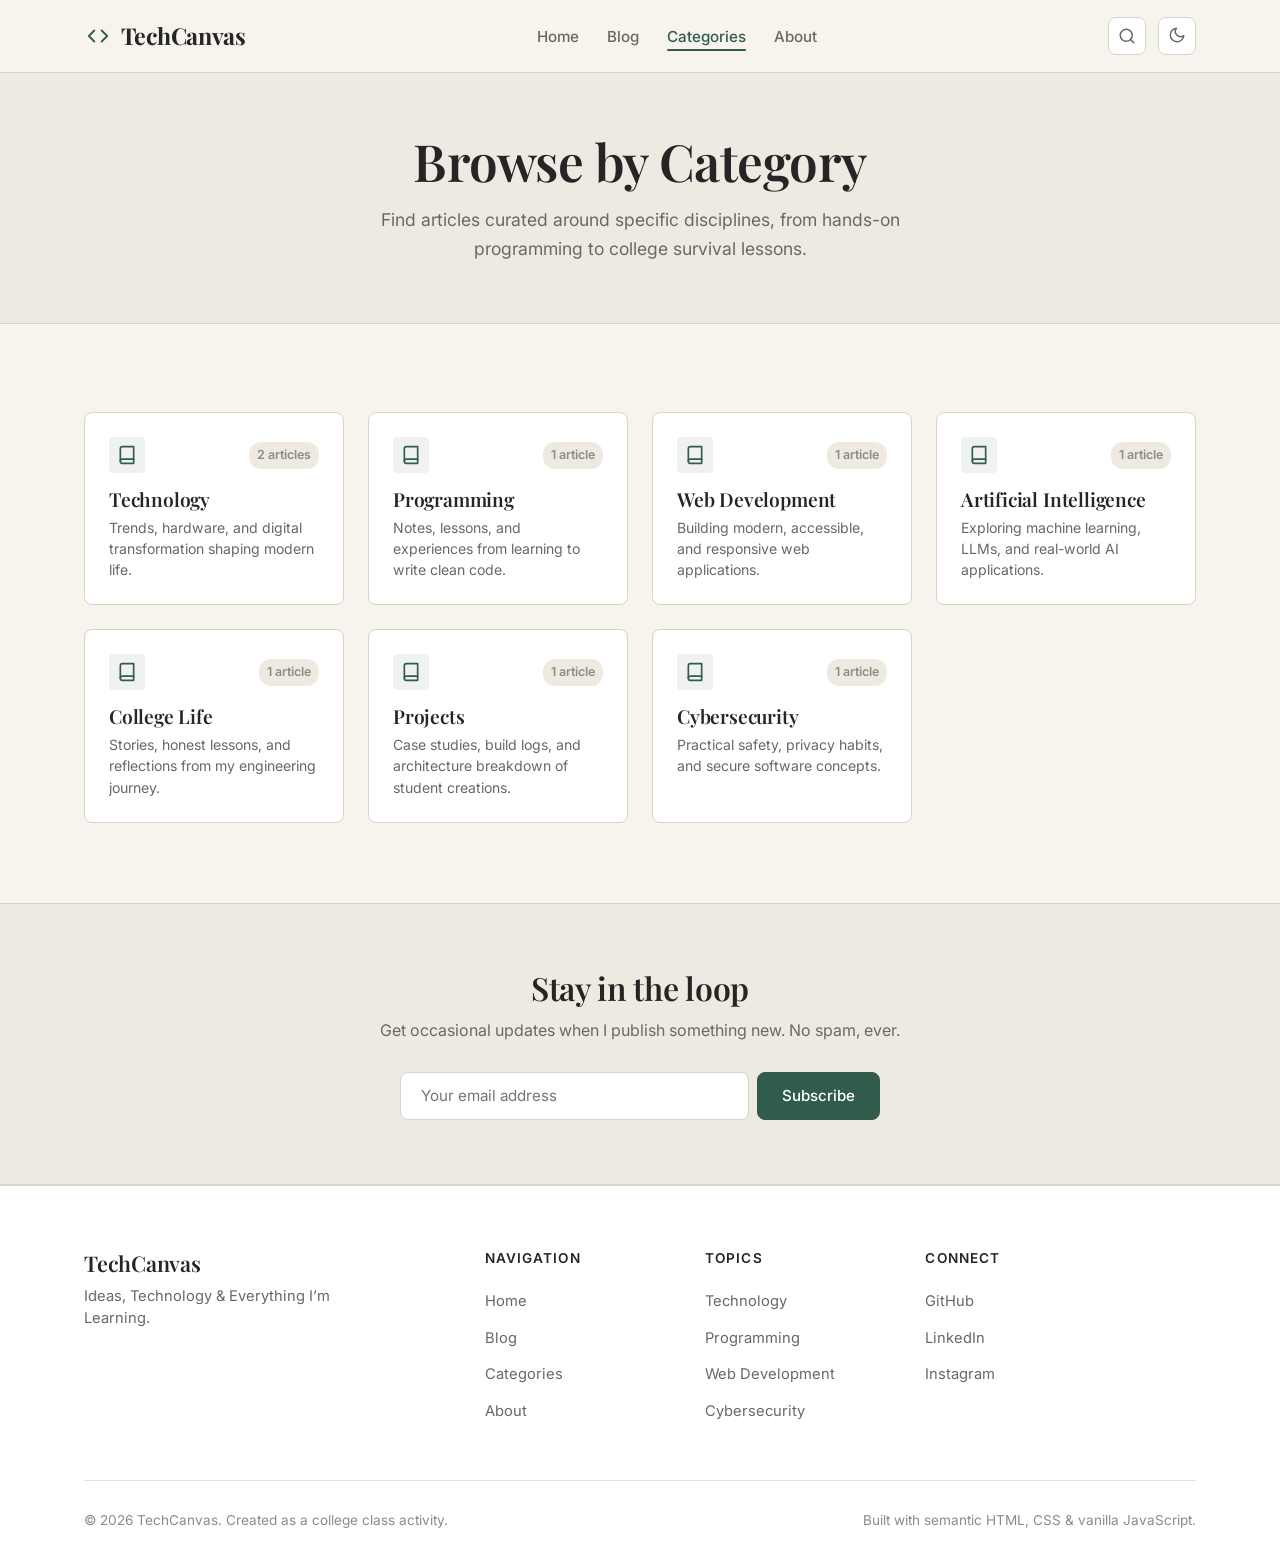
<file: categories.html>
<!DOCTYPE html>
<html lang="en">
<head>
  <meta charset="UTF-8">
  <meta name="viewport" content="width=device-width, initial-scale=1.0">
  <title>Categories — TechCanvas</title>
  
  <!-- SEO Metadata -->
  <meta name="description" content="Explore articles by topic across Programming, Web Development, AI, College Life, Projects, and Cybersecurity.">
  <meta name="author" content="Vaibhav">
  <meta property="og:title" content="Categories — TechCanvas">
  <meta property="og:description" content="Browse topics and categories on TechCanvas.">
  <meta property="og:type" content="website">
  <link rel="canonical" href="categories.html">

  <!-- Google Fonts -->
  <link rel="preconnect" href="https://fonts.googleapis.com">
  <link rel="preconnect" href="https://fonts.gstatic.com" crossorigin>
  <link href="https://fonts.googleapis.com/css2?family=Inter:wght@400;500;600&family=Playfair+Display:ital,wght@0,500;0,600;0,700;1,400&display=swap" rel="stylesheet">

  <!-- Stylesheet -->
  <link rel="stylesheet" href="css/style.css">
</head>
<body>

  <!-- Site Header -->
  <header class="site-header">
    <div class="container header-inner">
      <a href="index.html" class="brand-logo" aria-label="TechCanvas Home">
        <span class="brand-icon">
          <svg xmlns="http://www.w3.org/2000/svg" viewBox="0 0 24 24" fill="none" stroke="currentColor" stroke-width="2" stroke-linecap="round" stroke-linejoin="round">
            <polyline points="16 18 22 12 16 6"></polyline>
            <polyline points="8 6 2 12 8 18"></polyline>
          </svg>
        </span>
        <span>TechCanvas</span>
      </a>

      <!-- Desktop Navigation -->
      <nav class="nav-desktop" aria-label="Primary Navigation">
        <ul class="nav-links">
          <li><a href="index.html" class="nav-link">Home</a></li>
          <li><a href="blog.html" class="nav-link">Blog</a></li>
          <li><a href="categories.html" class="nav-link active">Categories</a></li>
          <li><a href="about.html" class="nav-link">About</a></li>
        </ul>
      </nav>

      <!-- Header Actions -->
      <div class="header-actions">
        <a href="blog.html" class="icon-btn" title="Search Articles" aria-label="Search">
          <svg xmlns="http://www.w3.org/2000/svg" viewBox="0 0 24 24" fill="none" stroke="currentColor" stroke-width="2" stroke-linecap="round" stroke-linejoin="round">
            <circle cx="11" cy="11" r="8"></circle>
            <line x1="21" y1="21" x2="16.65" y2="16.65"></line>
          </svg>
        </a>
        <button class="icon-btn theme-toggle-btn" aria-label="Toggle Dark Mode" title="Toggle Theme">
          <span class="theme-icon">
            <svg xmlns="http://www.w3.org/2000/svg" viewBox="0 0 24 24" fill="none" stroke="currentColor" stroke-width="2" stroke-linecap="round" stroke-linejoin="round">
              <path d="M21 12.79A9 9 0 1 1 11.21 3 7 7 0 0 0 21 12.79z"></path>
            </svg>
          </span>
        </button>
        <button class="menu-toggle" aria-label="Toggle Menu" aria-expanded="false">
          <span></span>
          <span></span>
          <span></span>
        </button>
      </div>
    </div>

    <!-- Mobile Dropdown Navigation -->
    <div class="nav-mobile" aria-label="Mobile Navigation">
      <ul class="nav-mobile-links">
        <li><a href="index.html" class="nav-mobile-link">Home</a></li>
        <li><a href="blog.html" class="nav-mobile-link">Blog</a></li>
        <li><a href="categories.html" class="nav-mobile-link active">Categories</a></li>
        <li><a href="about.html" class="nav-mobile-link">About</a></li>
      </ul>
    </div>
  </header>

  <main>
    <!-- Page Header -->
    <section class="page-header">
      <div class="container">
        <h1 class="page-header-title">Browse by Category</h1>
        <p class="page-header-desc">Find articles curated around specific disciplines, from hands-on programming to college survival lessons.</p>
      </div>
    </section>

    <!-- Categories Grid -->
    <section class="section-padding-sm" style="padding-bottom: 5rem;">
      <div class="container">
        <div class="categories-grid" id="categories-list-grid">
          <!-- Rendered dynamically by script.js -->
        </div>
      </div>
    </section>

    <!-- Newsletter Section -->
    <section class="newsletter-section">
      <div class="container">
        <div class="newsletter-box">
          <h3>Stay in the loop</h3>
          <p>Get occasional updates when I publish something new. No spam, ever.</p>
          <form class="newsletter-form" action="#" method="POST">
            <input type="email" class="newsletter-input" placeholder="Your email address" required aria-label="Email Address">
            <button type="submit" class="btn btn-primary">Subscribe</button>
          </form>
          <div class="newsletter-feedback"></div>
        </div>
      </div>
    </section>
  </main>

  <!-- Footer -->
  <footer class="site-footer">
    <div class="container">
      <div class="footer-grid">
        <div class="footer-brand">
          <h4>TechCanvas</h4>
          <p class="footer-tagline">Ideas, Technology &amp; Everything I’m Learning.</p>
        </div>
        <div class="footer-column">
          <h5>Navigation</h5>
          <ul class="footer-links">
            <li><a href="index.html">Home</a></li>
            <li><a href="blog.html">Blog</a></li>
            <li><a href="categories.html">Categories</a></li>
            <li><a href="about.html">About</a></li>
          </ul>
        </div>
        <div class="footer-column">
          <h5>Topics</h5>
          <ul class="footer-links">
            <li><a href="blog.html?category=Technology">Technology</a></li>
            <li><a href="blog.html?category=Programming">Programming</a></li>
            <li><a href="blog.html?category=Web%20Development">Web Development</a></li>
            <li><a href="blog.html?category=Cybersecurity">Cybersecurity</a></li>
          </ul>
        </div>
        <div class="footer-column">
          <h5>Connect</h5>
          <ul class="footer-links">
            <li><a href="https://github.com/" target="_blank" rel="noopener">GitHub</a></li>
            <li><a href="https://linkedin.com/" target="_blank" rel="noopener">LinkedIn</a></li>
            <li><a href="https://instagram.com/" target="_blank" rel="noopener">Instagram</a></li>
          </ul>
        </div>
      </div>
      <div class="footer-bottom">
        <div>&copy; 2026 TechCanvas. Created as a college class activity.</div>
        <div>Built with semantic HTML, CSS &amp; vanilla JavaScript.</div>
      </div>
    </div>
  </footer>

  <!-- Back to Top Button -->
  <button class="back-to-top-btn" aria-label="Scroll to top" title="Back to top">
    <svg xmlns="http://www.w3.org/2000/svg" viewBox="0 0 24 24" fill="none" stroke="currentColor" stroke-width="2" stroke-linecap="round" stroke-linejoin="round">
      <polyline points="18 15 12 9 6 15"></polyline>
    </svg>
  </button>

  <!-- Scripts -->
  <script src="js/script.js"></script>
</body>
</html>
</file>
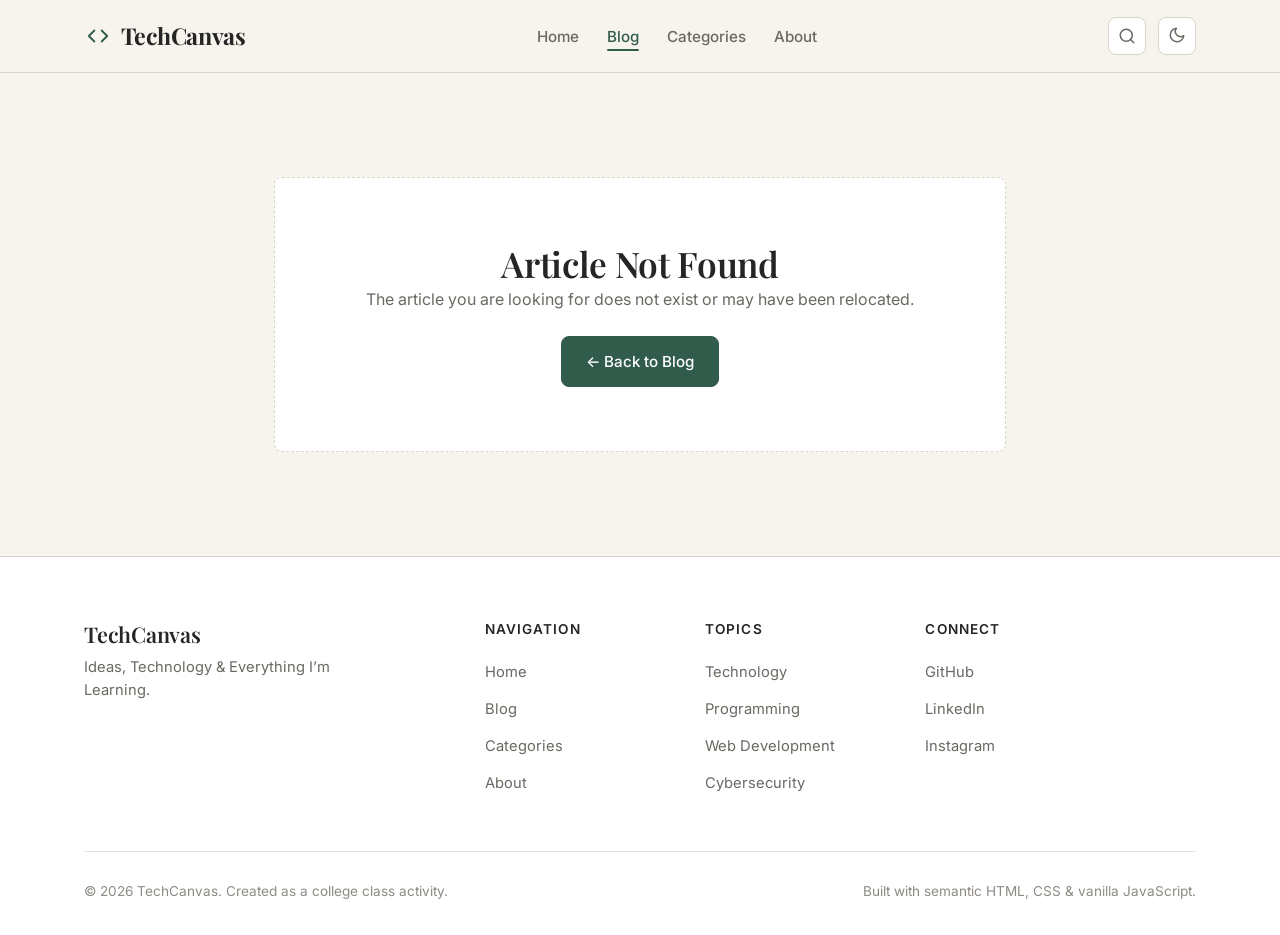
<file: post.html>
<!DOCTYPE html>
<html lang="en">
<head>
  <meta charset="UTF-8">
  <meta name="viewport" content="width=device-width, initial-scale=1.0">
  <title>Article — TechCanvas</title>
  
  <!-- SEO Metadata -->
  <meta name="description" content="Read article on TechCanvas - A student blog exploring technology, programming, and college life.">
  <meta name="author" content="Vaibhav">
  <meta property="og:type" content="article">
  <link rel="canonical" href="post.html">

  <!-- Google Fonts -->
  <link rel="preconnect" href="https://fonts.googleapis.com">
  <link rel="preconnect" href="https://fonts.gstatic.com" crossorigin>
  <link href="https://fonts.googleapis.com/css2?family=Inter:wght@400;500;600&family=Playfair+Display:ital,wght@0,500;0,600;0,700;1,400&display=swap" rel="stylesheet">

  <!-- Stylesheet -->
  <link rel="stylesheet" href="css/style.css">
</head>
<body>

  <!-- Reading Progress Bar -->
  <div class="reading-progress-container" aria-hidden="true">
    <div class="reading-progress-bar" id="reading-progress-bar"></div>
  </div>

  <!-- Site Header -->
  <header class="site-header">
    <div class="container header-inner">
      <a href="index.html" class="brand-logo" aria-label="TechCanvas Home">
        <span class="brand-icon">
          <svg xmlns="http://www.w3.org/2000/svg" viewBox="0 0 24 24" fill="none" stroke="currentColor" stroke-width="2" stroke-linecap="round" stroke-linejoin="round">
            <polyline points="16 18 22 12 16 6"></polyline>
            <polyline points="8 6 2 12 8 18"></polyline>
          </svg>
        </span>
        <span>TechCanvas</span>
      </a>

      <!-- Desktop Navigation -->
      <nav class="nav-desktop" aria-label="Primary Navigation">
        <ul class="nav-links">
          <li><a href="index.html" class="nav-link">Home</a></li>
          <li><a href="blog.html" class="nav-link active">Blog</a></li>
          <li><a href="categories.html" class="nav-link">Categories</a></li>
          <li><a href="about.html" class="nav-link">About</a></li>
        </ul>
      </nav>

      <!-- Header Actions -->
      <div class="header-actions">
        <a href="blog.html" class="icon-btn" title="Search Articles" aria-label="Search">
          <svg xmlns="http://www.w3.org/2000/svg" viewBox="0 0 24 24" fill="none" stroke="currentColor" stroke-width="2" stroke-linecap="round" stroke-linejoin="round">
            <circle cx="11" cy="11" r="8"></circle>
            <line x1="21" y1="21" x2="16.65" y2="16.65"></line>
          </svg>
        </a>
        <button class="icon-btn theme-toggle-btn" aria-label="Toggle Dark Mode" title="Toggle Theme">
          <span class="theme-icon">
            <svg xmlns="http://www.w3.org/2000/svg" viewBox="0 0 24 24" fill="none" stroke="currentColor" stroke-width="2" stroke-linecap="round" stroke-linejoin="round">
              <path d="M21 12.79A9 9 0 1 1 11.21 3 7 7 0 0 0 21 12.79z"></path>
            </svg>
          </span>
        </button>
        <button class="menu-toggle" aria-label="Toggle Menu" aria-expanded="false">
          <span></span>
          <span></span>
          <span></span>
        </button>
      </div>
    </div>

    <!-- Mobile Dropdown Navigation -->
    <div class="nav-mobile" aria-label="Mobile Navigation">
      <ul class="nav-mobile-links">
        <li><a href="index.html" class="nav-mobile-link">Home</a></li>
        <li><a href="blog.html" class="nav-mobile-link active">Blog</a></li>
        <li><a href="categories.html" class="nav-mobile-link">Categories</a></li>
        <li><a href="about.html" class="nav-mobile-link">About</a></li>
      </ul>
    </div>
  </header>

  <main>
    <div class="container-narrow section-padding-sm" id="post-detail-container">
      <!-- Article content loaded dynamically by script.js -->
      <noscript>
        <div class="empty-state">
          <h2>JavaScript Required</h2>
          <p>Please enable JavaScript to view this article.</p>
        </div>
      </noscript>
    </div>
  </main>

  <!-- Footer -->
  <footer class="site-footer">
    <div class="container">
      <div class="footer-grid">
        <div class="footer-brand">
          <h4>TechCanvas</h4>
          <p class="footer-tagline">Ideas, Technology &amp; Everything I’m Learning.</p>
        </div>
        <div class="footer-column">
          <h5>Navigation</h5>
          <ul class="footer-links">
            <li><a href="index.html">Home</a></li>
            <li><a href="blog.html">Blog</a></li>
            <li><a href="categories.html">Categories</a></li>
            <li><a href="about.html">About</a></li>
          </ul>
        </div>
        <div class="footer-column">
          <h5>Topics</h5>
          <ul class="footer-links">
            <li><a href="blog.html?category=Technology">Technology</a></li>
            <li><a href="blog.html?category=Programming">Programming</a></li>
            <li><a href="blog.html?category=Web%20Development">Web Development</a></li>
            <li><a href="blog.html?category=Cybersecurity">Cybersecurity</a></li>
          </ul>
        </div>
        <div class="footer-column">
          <h5>Connect</h5>
          <ul class="footer-links">
            <li><a href="https://github.com/" target="_blank" rel="noopener">GitHub</a></li>
            <li><a href="https://linkedin.com/" target="_blank" rel="noopener">LinkedIn</a></li>
            <li><a href="https://instagram.com/" target="_blank" rel="noopener">Instagram</a></li>
          </ul>
        </div>
      </div>
      <div class="footer-bottom">
        <div>&copy; 2026 TechCanvas. Created as a college class activity.</div>
        <div>Built with semantic HTML, CSS &amp; vanilla JavaScript.</div>
      </div>
    </div>
  </footer>

  <!-- Back to Top Button -->
  <button class="back-to-top-btn" aria-label="Scroll to top" title="Back to top">
    <svg xmlns="http://www.w3.org/2000/svg" viewBox="0 0 24 24" fill="none" stroke="currentColor" stroke-width="2" stroke-linecap="round" stroke-linejoin="round">
      <polyline points="18 15 12 9 6 15"></polyline>
    </svg>
  </button>

  <!-- Scripts -->
  <script src="js/script.js"></script>
</body>
</html>
</file>
<file: css/style.css>
/* ==========================================================================
   TechCanvas - Editorial Student Technology Blog Stylesheet
   Crafted with a warm, human, editorial aesthetic
   ========================================================================== */

/* --------------------------------------------------------------------------
   1. CSS Variables & Theme Definition
   -------------------------------------------------------------------------- */
:root {
  /* Light Theme (Default) */
  --bg-primary: #F7F4EE;
  --bg-secondary: #EFEAE1;
  --bg-card: #FFFFFF;
  --bg-card-hover: #FCFBF8;
  --text-main: #252525;
  --text-secondary: #6B6862;
  --text-muted: #8E8B84;
  --accent-primary: #315C4C;       /* Forest Green */
  --accent-primary-hover: #26493C;
  --accent-secondary: #C56B4A;     /* Subtle Terracotta */
  --accent-secondary-hover: #A95637;
  --accent-tag-bg: rgba(49, 92, 76, 0.08);
  --border-color: #D9D3C8;
  --border-light: #E7E2D8;
  --white: #FFFFFF;
  
  /* Shadows */
  --shadow-sm: 0 2px 4px rgba(37, 37, 37, 0.03);
  --shadow-md: 0 4px 12px rgba(37, 37, 37, 0.06);
  --shadow-lg: 0 10px 24px rgba(37, 37, 37, 0.08);

  /* Typography */
  --font-serif: "Playfair Display", Georgia, "Times New Roman", serif;
  --font-sans: "Inter", "DM Sans", -apple-system, BlinkMacSystemFont, "Segoe UI", Roboto, sans-serif;
  --font-mono: "SFMono-Regular", Consolas, "Liberation Mono", Menlo, monospace;

  /* Layout & Spacing */
  --container-max: 1160px;
  --article-max: 780px;
  --header-height: 72px;
  --radius-sm: 4px;
  --radius-md: 8px;
  --radius-lg: 12px;
  --transition: all 0.25s ease-in-out;
}

[data-theme="dark"] {
  /* Dark Theme */
  --bg-primary: #1D211F;
  --bg-secondary: #252A27;
  --bg-card: #252A27;
  --bg-card-hover: #2C322F;
  --text-main: #F1EEE7;
  --text-secondary: #B8B5AE;
  --text-muted: #84827C;
  --accent-primary: #7FAF9A;
  --accent-primary-hover: #96C1AE;
  --accent-secondary: #D28768;
  --accent-secondary-hover: #E09C7F;
  --accent-tag-bg: rgba(127, 175, 154, 0.12);
  --border-color: #383F3B;
  --border-light: #2D3330;
  --white: #252A27;
  
  --shadow-sm: 0 2px 4px rgba(0, 0, 0, 0.2);
  --shadow-md: 0 4px 12px rgba(0, 0, 0, 0.3);
  --shadow-lg: 0 10px 24px rgba(0, 0, 0, 0.4);
}

/* --------------------------------------------------------------------------
   2. Reset & Base Styles
   -------------------------------------------------------------------------- */
*, *::before, *::after {
  box-sizing: border-box;
  margin: 0;
  padding: 0;
}

html {
  font-size: 16px;
  scroll-behavior: smooth;
  -webkit-text-size-adjust: 100%;
}

body {
  font-family: var(--font-sans);
  background-color: var(--bg-primary);
  color: var(--text-main);
  line-height: 1.65;
  font-weight: 400;
  transition: background-color 0.3s ease, color 0.3s ease;
  overflow-x: hidden;
  min-height: 100vh;
  display: flex;
  flex-direction: column;
}

main {
  flex: 1 0 auto;
}

img {
  max-width: 100%;
  height: auto;
  display: block;
  object-fit: cover;
}

a {
  color: inherit;
  text-decoration: none;
  transition: var(--transition);
}

button {
  font-family: inherit;
  cursor: pointer;
  border: none;
  background: none;
}

ul, ol {
  list-style-position: inside;
}

/* Typography elements */
h1, h2, h3, h4, h5, h6 {
  font-family: var(--font-serif);
  color: var(--text-main);
  font-weight: 600;
  line-height: 1.25;
  letter-spacing: -0.01em;
}

h1 { font-size: clamp(2.1rem, 4vw, 3.2rem); }
h2 { font-size: clamp(1.6rem, 3vw, 2.2rem); }
h3 { font-size: clamp(1.25rem, 2vw, 1.5rem); }
h4 { font-size: 1.15rem; }

p {
  margin-bottom: 1.25rem;
  color: var(--text-main);
}

/* --------------------------------------------------------------------------
   3. Layout Utilities
   -------------------------------------------------------------------------- */
.container {
  width: 100%;
  max-width: var(--container-max);
  margin-left: auto;
  margin-right: auto;
  padding-left: 1.5rem;
  padding-right: 1.5rem;
}

.container-narrow {
  width: 100%;
  max-width: var(--article-max);
  margin-left: auto;
  margin-right: auto;
  padding-left: 1.5rem;
  padding-right: 1.5rem;
}

.section-padding {
  padding-top: 4.5rem;
  padding-bottom: 4.5rem;
}

.section-padding-sm {
  padding-top: 2.5rem;
  padding-bottom: 2.5rem;
}

/* --------------------------------------------------------------------------
   4. Header & Navigation
   -------------------------------------------------------------------------- */
.site-header {
  position: sticky;
  top: 0;
  z-index: 1000;
  background-color: var(--bg-primary);
  border-bottom: 1px solid var(--border-color);
  transition: background-color 0.3s ease, border-color 0.3s ease;
  backdrop-filter: blur(8px);
}

.header-inner {
  display: flex;
  align-items: center;
  justify-content: space-between;
  height: var(--header-height);
}

.brand-logo {
  display: flex;
  align-items: center;
  gap: 0.55rem;
  font-family: var(--font-serif);
  font-size: 1.45rem;
  font-weight: 700;
  color: var(--text-main);
  letter-spacing: -0.02em;
}

.brand-logo:hover {
  color: var(--accent-primary);
}

.brand-icon {
  display: inline-flex;
  align-items: center;
  justify-content: center;
  width: 28px;
  height: 28px;
  color: var(--accent-primary);
}

.brand-icon svg {
  width: 22px;
  height: 22px;
  stroke: currentColor;
}

.nav-desktop {
  display: flex;
  align-items: center;
  gap: 2rem;
}

.nav-links {
  display: flex;
  list-style: none;
  align-items: center;
  gap: 1.75rem;
}

.nav-link {
  font-size: 0.95rem;
  font-weight: 500;
  color: var(--text-secondary);
  position: relative;
  padding: 0.35rem 0;
}

.nav-link:hover,
.nav-link.active {
  color: var(--accent-primary);
}

.nav-link.active::after {
  content: "";
  position: absolute;
  bottom: 0;
  left: 0;
  width: 100%;
  height: 2px;
  background-color: var(--accent-primary);
  border-radius: 2px;
}

.header-actions {
  display: flex;
  align-items: center;
  gap: 0.75rem;
}

.icon-btn {
  display: inline-flex;
  align-items: center;
  justify-content: center;
  width: 38px;
  height: 38px;
  border-radius: var(--radius-md);
  border: 1px solid var(--border-color);
  color: var(--text-secondary);
  background: var(--bg-card);
  transition: var(--transition);
}

.icon-btn:hover {
  color: var(--accent-primary);
  border-color: var(--accent-primary);
  background-color: var(--bg-secondary);
}

.icon-btn svg {
  width: 18px;
  height: 18px;
}

/* Mobile Menu Button */
.menu-toggle {
  display: none;
  flex-direction: column;
  justify-content: center;
  gap: 5px;
  width: 38px;
  height: 38px;
  padding: 8px;
  border-radius: var(--radius-md);
  border: 1px solid var(--border-color);
  background: var(--bg-card);
}

.menu-toggle span {
  display: block;
  height: 2px;
  width: 100%;
  background-color: var(--text-main);
  transition: transform 0.25s ease, opacity 0.25s ease;
}

.menu-toggle.active span:nth-child(1) {
  transform: translateY(7px) rotate(45deg);
}

.menu-toggle.active span:nth-child(2) {
  opacity: 0;
}

.menu-toggle.active span:nth-child(3) {
  transform: translateY(-7px) rotate(-45deg);
}

/* Mobile Dropdown Nav */
.nav-mobile {
  display: none;
  background-color: var(--bg-primary);
  border-bottom: 1px solid var(--border-color);
  padding: 1.25rem 1.5rem 1.75rem;
}

.nav-mobile.open {
  display: block;
}

.nav-mobile-links {
  list-style: none;
  display: flex;
  flex-direction: column;
  gap: 1rem;
}

.nav-mobile-link {
  font-size: 1.1rem;
  font-weight: 500;
  color: var(--text-main);
  display: block;
  padding: 0.5rem 0;
  border-bottom: 1px dashed var(--border-light);
}

.nav-mobile-link.active {
  color: var(--accent-primary);
  font-weight: 600;
}

/* --------------------------------------------------------------------------
   5. Buttons & Badges
   -------------------------------------------------------------------------- */
.btn {
  display: inline-flex;
  align-items: center;
  justify-content: center;
  gap: 0.5rem;
  padding: 0.75rem 1.5rem;
  font-size: 0.95rem;
  font-weight: 500;
  border-radius: var(--radius-md);
  transition: var(--transition);
  text-align: center;
}

.btn-primary {
  background-color: var(--accent-primary);
  color: #FFFFFF;
  border: 1px solid var(--accent-primary);
}

.btn-primary:hover {
  background-color: var(--accent-primary-hover);
  border-color: var(--accent-primary-hover);
  color: #FFFFFF;
  transform: translateY(-1px);
}

.btn-outline {
  background-color: transparent;
  color: var(--text-main);
  border: 1px solid var(--border-color);
}

.btn-outline:hover {
  border-color: var(--accent-primary);
  color: var(--accent-primary);
  background-color: var(--bg-card);
  transform: translateY(-1px);
}

.btn-terracotta {
  background-color: var(--accent-secondary);
  color: #FFFFFF;
  border: 1px solid var(--accent-secondary);
}

.btn-terracotta:hover {
  background-color: var(--accent-secondary-hover);
  color: #FFFFFF;
}

.tag-badge {
  display: inline-block;
  font-size: 0.75rem;
  font-weight: 600;
  text-transform: uppercase;
  letter-spacing: 0.06em;
  padding: 0.25rem 0.65rem;
  border-radius: var(--radius-sm);
  background-color: var(--accent-tag-bg);
  color: var(--accent-primary);
  margin-bottom: 0.6rem;
}

.tag-badge.terracotta {
  background-color: rgba(197, 107, 74, 0.12);
  color: var(--accent-secondary);
}

/* --------------------------------------------------------------------------
   6. Hero Section (Home Page)
   -------------------------------------------------------------------------- */
.hero-section {
  padding: 4rem 0 3.5rem;
  border-bottom: 1px solid var(--border-color);
  background-color: var(--bg-primary);
}

.hero-grid {
  display: grid;
  grid-template-columns: 1.15fr 0.85fr;
  gap: 3.5rem;
  align-items: center;
}

.hero-content {
  max-width: 580px;
}

.hero-tag {
  display: inline-flex;
  align-items: center;
  gap: 0.4rem;
  font-size: 0.85rem;
  font-weight: 500;
  color: var(--accent-secondary);
  margin-bottom: 1rem;
  text-transform: uppercase;
  letter-spacing: 0.08em;
}

.hero-title {
  margin-bottom: 1.25rem;
  color: var(--text-main);
  line-height: 1.18;
}

.hero-subtitle {
  font-size: 1.125rem;
  color: var(--text-secondary);
  margin-bottom: 2rem;
  line-height: 1.6;
}

.hero-buttons {
  display: flex;
  gap: 1rem;
  flex-wrap: wrap;
}

.hero-image-wrapper {
  position: relative;
}

.hero-image-frame {
  border-radius: var(--radius-lg);
  overflow: hidden;
  border: 1px solid var(--border-color);
  background: var(--bg-card);
  box-shadow: var(--shadow-md);
  aspect-ratio: 4 / 3;
}

.hero-image-frame img {
  width: 100%;
  height: 100%;
  object-fit: cover;
  transition: transform 0.5s ease;
}

.hero-image-frame:hover img {
  transform: scale(1.02);
}

.hero-caption {
  margin-top: 0.75rem;
  font-size: 0.82rem;
  color: var(--text-muted);
  font-style: italic;
  text-align: right;
}

/* --------------------------------------------------------------------------
   7. Featured Post Card
   -------------------------------------------------------------------------- */
.section-header {
  display: flex;
  justify-content: space-between;
  align-items: flex-end;
  margin-bottom: 2.25rem;
  border-bottom: 1px solid var(--border-color);
  padding-bottom: 0.75rem;
}

.section-title {
  font-size: 1.85rem;
}

.section-link {
  font-size: 0.9rem;
  font-weight: 500;
  color: var(--accent-primary);
  display: inline-flex;
  align-items: center;
  gap: 0.35rem;
}

.section-link:hover {
  color: var(--accent-secondary);
}

.featured-card {
  display: grid;
  grid-template-columns: 1.1fr 1fr;
  background-color: var(--bg-card);
  border: 1px solid var(--border-color);
  border-radius: var(--radius-lg);
  overflow: hidden;
  box-shadow: var(--shadow-sm);
  transition: var(--transition);
}

.featured-card:hover {
  transform: translateY(-3px);
  box-shadow: var(--shadow-lg);
  border-color: var(--accent-primary);
}

.featured-image-holder {
  overflow: hidden;
  position: relative;
  min-height: 320px;
}

.featured-image-holder img {
  width: 100%;
  height: 100%;
  object-fit: cover;
  transition: transform 0.4s ease;
}

.featured-card:hover .featured-image-holder img {
  transform: scale(1.03);
}

.featured-body {
  padding: 2.5rem;
  display: flex;
  flex-direction: column;
  justify-content: center;
}

.post-meta {
  display: flex;
  align-items: center;
  gap: 0.75rem;
  font-size: 0.85rem;
  color: var(--text-muted);
  margin-bottom: 0.75rem;
}

.meta-dot {
  width: 3px;
  height: 3px;
  background-color: var(--text-muted);
  border-radius: 50%;
}

.featured-title {
  font-size: 1.8rem;
  margin-bottom: 1rem;
  line-height: 1.3;
}

.featured-title a:hover {
  color: var(--accent-primary);
}

.featured-excerpt {
  color: var(--text-secondary);
  font-size: 1rem;
  margin-bottom: 1.5rem;
  line-height: 1.6;
}

/* --------------------------------------------------------------------------
   8. Articles Grid & Article Cards
   -------------------------------------------------------------------------- */
.articles-grid {
  display: grid;
  grid-template-columns: repeat(3, 1fr);
  gap: 2rem;
}

.article-card {
  background-color: var(--bg-card);
  border: 1px solid var(--border-color);
  border-radius: var(--radius-md);
  overflow: hidden;
  display: flex;
  flex-direction: column;
  box-shadow: var(--shadow-sm);
  transition: transform 0.25s ease, box-shadow 0.25s ease, border-color 0.25s ease;
}

.article-card:hover {
  transform: translateY(-3px);
  box-shadow: var(--shadow-md);
  border-color: var(--accent-primary);
}

.article-card-img {
  position: relative;
  aspect-ratio: 16 / 10;
  overflow: hidden;
  background-color: var(--bg-secondary);
}

.article-card-img img {
  width: 100%;
  height: 100%;
  object-fit: cover;
  transition: transform 0.4s ease;
}

.article-card:hover .article-card-img img {
  transform: scale(1.04);
}

.article-card-content {
  padding: 1.5rem;
  display: flex;
  flex-direction: column;
  flex-grow: 1;
}

.article-card-title {
  font-size: 1.22rem;
  margin-bottom: 0.75rem;
  line-height: 1.35;
}

.article-card-title a:hover {
  color: var(--accent-primary);
}

.article-card-excerpt {
  color: var(--text-secondary);
  font-size: 0.92rem;
  line-height: 1.55;
  margin-bottom: 1.25rem;
  flex-grow: 1;
}

.article-card-footer {
  display: flex;
  justify-content: space-between;
  align-items: center;
  border-top: 1px solid var(--border-light);
  padding-top: 0.85rem;
  margin-top: auto;
  font-size: 0.85rem;
}

.read-more-link {
  font-weight: 500;
  color: var(--accent-primary);
  display: inline-flex;
  align-items: center;
  gap: 0.25rem;
}

.read-more-link:hover {
  color: var(--accent-secondary);
}

/* --------------------------------------------------------------------------
   9. Categories Section
   -------------------------------------------------------------------------- */
.categories-grid {
  display: grid;
  grid-template-columns: repeat(auto-fill, minmax(240px, 1fr));
  gap: 1.5rem;
}

.category-card {
  background-color: var(--bg-card);
  border: 1px solid var(--border-color);
  border-radius: var(--radius-md);
  padding: 1.5rem;
  transition: var(--transition);
  display: flex;
  flex-direction: column;
  justify-content: space-between;
}

.category-card:hover {
  border-color: var(--accent-primary);
  transform: translateY(-2px);
  box-shadow: var(--shadow-md);
}

.category-card-top {
  display: flex;
  align-items: center;
  justify-content: space-between;
  margin-bottom: 0.85rem;
}

.category-icon {
  width: 36px;
  height: 36px;
  border-radius: var(--radius-sm);
  background-color: var(--accent-tag-bg);
  color: var(--accent-primary);
  display: flex;
  align-items: center;
  justify-content: center;
}

.category-icon svg {
  width: 20px;
  height: 20px;
}

.category-count {
  font-size: 0.78rem;
  font-weight: 600;
  color: var(--text-muted);
  background: var(--bg-secondary);
  padding: 0.2rem 0.5rem;
  border-radius: 12px;
}

.category-name {
  font-size: 1.2rem;
  margin-bottom: 0.4rem;
}

.category-desc {
  font-size: 0.88rem;
  color: var(--text-secondary);
  line-height: 1.5;
  margin-bottom: 0;
}

/* --------------------------------------------------------------------------
   10. Blog Page & Filters
   -------------------------------------------------------------------------- */
.page-header {
  padding: 3.5rem 0 2.5rem;
  text-align: center;
  background-color: var(--bg-secondary);
  border-bottom: 1px solid var(--border-color);
  margin-bottom: 3rem;
}

.page-header-title {
  margin-bottom: 0.75rem;
}

.page-header-desc {
  font-size: 1.1rem;
  color: var(--text-secondary);
  max-width: 620px;
  margin-left: auto;
  margin-right: auto;
}

.search-filter-wrapper {
  margin-bottom: 2.5rem;
}

.search-bar-box {
  max-width: 540px;
  margin: 0 auto 1.5rem;
  position: relative;
}

.search-input {
  width: 100%;
  padding: 0.85rem 1.25rem 0.85rem 2.85rem;
  font-size: 0.95rem;
  font-family: inherit;
  background: var(--bg-card);
  border: 1px solid var(--border-color);
  border-radius: var(--radius-md);
  color: var(--text-main);
  outline: none;
  transition: var(--transition);
}

.search-input:focus {
  border-color: var(--accent-primary);
  box-shadow: 0 0 0 3px rgba(49, 92, 76, 0.15);
}

.search-icon-inside {
  position: absolute;
  left: 1rem;
  top: 50%;
  transform: translateY(-50%);
  color: var(--text-muted);
  pointer-events: none;
  display: flex;
}

.search-icon-inside svg {
  width: 18px;
  height: 18px;
}

.category-filter-bar {
  display: flex;
  flex-wrap: wrap;
  justify-content: center;
  gap: 0.5rem;
}

.filter-btn {
  padding: 0.45rem 1rem;
  font-size: 0.88rem;
  font-weight: 500;
  border-radius: 20px;
  border: 1px solid var(--border-color);
  background: var(--bg-card);
  color: var(--text-secondary);
  transition: var(--transition);
}

.filter-btn:hover {
  border-color: var(--accent-primary);
  color: var(--accent-primary);
}

.filter-btn.active {
  background-color: var(--accent-primary);
  color: #FFFFFF;
  border-color: var(--accent-primary);
}

.empty-state {
  text-align: center;
  padding: 4rem 1.5rem;
  background-color: var(--bg-card);
  border: 1px dashed var(--border-color);
  border-radius: var(--radius-md);
  grid-column: 1 / -1;
}

.empty-state h3 {
  margin-bottom: 0.5rem;
}

.empty-state p {
  color: var(--text-secondary);
  margin-bottom: 1.5rem;
}

/* --------------------------------------------------------------------------
   11. Single Post View (post.html)
   -------------------------------------------------------------------------- */
.reading-progress-container {
  position: fixed;
  top: 0;
  left: 0;
  width: 100%;
  height: 3px;
  background: transparent;
  z-index: 1001;
}

.reading-progress-bar {
  height: 100%;
  width: 0%;
  background-color: var(--accent-secondary);
  transition: width 0.1s ease-out;
}

.post-header-area {
  padding-top: 2.5rem;
  padding-bottom: 2rem;
}

.back-link {
  display: inline-flex;
  align-items: center;
  gap: 0.35rem;
  font-size: 0.9rem;
  font-weight: 500;
  color: var(--text-secondary);
  margin-bottom: 1.5rem;
}

.back-link:hover {
  color: var(--accent-primary);
}

.post-title-main {
  font-size: clamp(2.2rem, 4.5vw, 3.4rem);
  line-height: 1.2;
  margin-bottom: 1.25rem;
}

.post-author-meta {
  display: flex;
  align-items: center;
  gap: 1rem;
  padding-top: 1rem;
  border-top: 1px solid var(--border-color);
  margin-bottom: 2.5rem;
}

.author-meta-avatar {
  width: 46px;
  height: 46px;
  border-radius: 50%;
  overflow: hidden;
  border: 1px solid var(--border-color);
}

.author-meta-info {
  font-size: 0.9rem;
}

.author-meta-name {
  font-weight: 600;
  color: var(--text-main);
}

.author-meta-details {
  color: var(--text-muted);
  font-size: 0.82rem;
  display: flex;
  gap: 0.5rem;
  align-items: center;
}

.post-hero-image-wrapper {
  margin-bottom: 3rem;
  border-radius: var(--radius-lg);
  overflow: hidden;
  border: 1px solid var(--border-color);
  background-color: var(--bg-card);
}

.post-hero-image-wrapper img {
  width: 100%;
  max-height: 480px;
  object-fit: cover;
}

/* Post Body Content Styling */
.post-content-body {
  font-size: 1.125rem;
  line-height: 1.8;
  color: var(--text-main);
}

.post-content-body p {
  margin-bottom: 1.75rem;
  color: var(--text-main);
}

.post-content-body h2 {
  font-size: 1.85rem;
  margin-top: 2.75rem;
  margin-bottom: 1rem;
  padding-bottom: 0.35rem;
  border-bottom: 1px solid var(--border-light);
}

.post-content-body h3 {
  font-size: 1.4rem;
  margin-top: 2rem;
  margin-bottom: 0.75rem;
}

.post-content-body ul, 
.post-content-body ol {
  margin-bottom: 1.75rem;
  padding-left: 1.25rem;
}

.post-content-body li {
  margin-bottom: 0.6rem;
}

.post-content-body blockquote {
  border-left: 3px solid var(--accent-primary);
  padding: 1rem 1.5rem;
  margin: 2rem 0;
  background-color: var(--bg-secondary);
  border-radius: 0 var(--radius-sm) var(--radius-sm) 0;
  font-family: var(--font-serif);
  font-size: 1.2rem;
  font-style: italic;
  color: var(--text-main);
}

.post-content-body .callout-box {
  background-color: var(--bg-secondary);
  border: 1px solid var(--border-color);
  border-radius: var(--radius-md);
  padding: 1.25rem 1.5rem;
  margin: 2rem 0;
}

.post-content-body code {
  font-family: var(--font-mono);
  font-size: 0.9em;
  background-color: var(--bg-secondary);
  padding: 0.2em 0.4em;
  border-radius: var(--radius-sm);
  border: 1px solid var(--border-color);
}

.post-content-body pre {
  background-color: #1A1E1C;
  color: #E6EAE8;
  padding: 1.25rem;
  border-radius: var(--radius-md);
  overflow-x: auto;
  font-family: var(--font-mono);
  font-size: 0.9rem;
  line-height: 1.5;
  margin: 1.75rem 0;
}

.post-content-body pre code {
  background: transparent;
  padding: 0;
  border: none;
  color: inherit;
}

/* Post Share & Tags */
.post-footer-section {
  margin-top: 3.5rem;
  padding-top: 1.5rem;
  border-top: 1px solid var(--border-color);
  display: flex;
  justify-content: space-between;
  align-items: center;
  flex-wrap: wrap;
  gap: 1rem;
}

.share-buttons {
  display: flex;
  gap: 0.5rem;
  align-items: center;
}

/* Post Author Bio Box */
.author-bio-card {
  margin-top: 3.5rem;
  background-color: var(--bg-card);
  border: 1px solid var(--border-color);
  border-radius: var(--radius-md);
  padding: 2rem;
  display: flex;
  gap: 1.5rem;
  align-items: center;
}

.author-bio-avatar {
  width: 80px;
  height: 80px;
  border-radius: 50%;
  overflow: hidden;
  flex-shrink: 0;
  border: 2px solid var(--border-color);
}

.author-bio-avatar img {
  width: 100%;
  height: 100%;
  object-fit: cover;
}

.author-bio-text h4 {
  font-size: 1.2rem;
  margin-bottom: 0.25rem;
}

.author-bio-subtitle {
  font-size: 0.85rem;
  color: var(--accent-primary);
  font-weight: 500;
  margin-bottom: 0.5rem;
}

.author-bio-desc {
  font-size: 0.92rem;
  color: var(--text-secondary);
  margin-bottom: 0.75rem;
}

.author-bio-links {
  display: flex;
  gap: 1rem;
  font-size: 0.85rem;
}

.author-bio-links a {
  color: var(--text-secondary);
  text-decoration: underline;
}

.author-bio-links a:hover {
  color: var(--accent-primary);
}

/* Related Posts Section */
.related-posts-section {
  margin-top: 4.5rem;
  padding-top: 3.5rem;
  border-top: 1px solid var(--border-color);
}

/* --------------------------------------------------------------------------
   12. About Page (about.html)
   -------------------------------------------------------------------------- */
.about-grid {
  display: grid;
  grid-template-columns: 1.2fr 0.8fr;
  gap: 3.5rem;
  align-items: start;
}

.about-text h2 {
  margin-top: 2rem;
  margin-bottom: 0.75rem;
  font-size: 1.6rem;
}

.about-text p {
  font-size: 1.05rem;
  line-height: 1.75;
  color: var(--text-main);
}

.about-sidebar-card {
  background-color: var(--bg-card);
  border: 1px solid var(--border-color);
  border-radius: var(--radius-lg);
  padding: 2.25rem;
  box-shadow: var(--shadow-sm);
  text-align: center;
}

.author-profile-large {
  width: 120px;
  height: 120px;
  border-radius: 50%;
  margin: 0 auto 1.25rem;
  overflow: hidden;
  border: 3px solid var(--accent-primary);
  box-shadow: var(--shadow-sm);
}

.author-profile-large img {
  width: 100%;
  height: 100%;
  object-fit: cover;
}

.author-social-list {
  display: flex;
  justify-content: center;
  gap: 0.75rem;
  margin-top: 1.5rem;
}

.social-pill-link {
  display: inline-flex;
  align-items: center;
  gap: 0.4rem;
  padding: 0.45rem 0.9rem;
  background-color: var(--bg-secondary);
  border: 1px solid var(--border-color);
  border-radius: 20px;
  font-size: 0.85rem;
  font-weight: 500;
  color: var(--text-main);
}

.social-pill-link:hover {
  background-color: var(--accent-primary);
  color: #FFFFFF;
  border-color: var(--accent-primary);
}

.activity-badge-box {
  margin-top: 2rem;
  background-color: var(--bg-secondary);
  border: 1px dashed var(--border-color);
  border-radius: var(--radius-md);
  padding: 1.25rem;
  text-align: left;
}

.activity-badge-box h5 {
  font-size: 0.95rem;
  margin-bottom: 0.35rem;
  color: var(--accent-primary);
}

.activity-badge-box p {
  font-size: 0.85rem;
  color: var(--text-secondary);
  margin-bottom: 0;
  line-height: 1.5;
}

/* --------------------------------------------------------------------------
   13. Newsletter Section
   -------------------------------------------------------------------------- */
.newsletter-section {
  background-color: var(--bg-secondary);
  border-top: 1px solid var(--border-color);
  border-bottom: 1px solid var(--border-color);
  padding: 4rem 0;
}

.newsletter-box {
  max-width: 640px;
  margin: 0 auto;
  text-align: center;
}

.newsletter-box h3 {
  font-size: 2rem;
  margin-bottom: 0.6rem;
}

.newsletter-box p {
  color: var(--text-secondary);
  margin-bottom: 1.75rem;
}

.newsletter-form {
  display: flex;
  gap: 0.5rem;
  max-width: 480px;
  margin: 0 auto;
}

.newsletter-input {
  flex-grow: 1;
  padding: 0.85rem 1.25rem;
  border: 1px solid var(--border-color);
  border-radius: var(--radius-md);
  background-color: var(--bg-card);
  color: var(--text-main);
  font-size: 0.95rem;
  outline: none;
  font-family: inherit;
}

.newsletter-input:focus {
  border-color: var(--accent-primary);
}

.newsletter-feedback {
  margin-top: 0.85rem;
  font-size: 0.9rem;
  color: var(--accent-primary);
  font-weight: 500;
  display: none;
}

/* --------------------------------------------------------------------------
   14. Footer
   -------------------------------------------------------------------------- */
.site-footer {
  background-color: var(--bg-card);
  border-top: 1px solid var(--border-color);
  padding: 4rem 0 2rem;
  color: var(--text-secondary);
}

.footer-grid {
  display: grid;
  grid-template-columns: 2fr 1fr 1fr 1.5fr;
  gap: 2.5rem;
  margin-bottom: 3.5rem;
}

.footer-brand h4 {
  font-family: var(--font-serif);
  font-size: 1.35rem;
  color: var(--text-main);
  margin-bottom: 0.5rem;
}

.footer-tagline {
  font-size: 0.92rem;
  color: var(--text-secondary);
  max-width: 280px;
  line-height: 1.5;
}

.footer-column h5 {
  font-family: var(--font-sans);
  font-size: 0.85rem;
  text-transform: uppercase;
  letter-spacing: 0.08em;
  color: var(--text-main);
  margin-bottom: 1.25rem;
  font-weight: 600;
}

.footer-links {
  list-style: none;
  display: flex;
  flex-direction: column;
  gap: 0.65rem;
}

.footer-links a {
  font-size: 0.92rem;
  color: var(--text-secondary);
}

.footer-links a:hover {
  color: var(--accent-primary);
}

.footer-bottom {
  border-top: 1px solid var(--border-light);
  padding-top: 1.75rem;
  display: flex;
  justify-content: space-between;
  align-items: center;
  font-size: 0.85rem;
  color: var(--text-muted);
  flex-wrap: wrap;
  gap: 1rem;
}

/* Back to top floating button */
.back-to-top-btn {
  position: fixed;
  bottom: 24px;
  right: 24px;
  width: 44px;
  height: 44px;
  border-radius: 50%;
  background-color: var(--accent-primary);
  color: #FFFFFF;
  display: flex;
  align-items: center;
  justify-content: center;
  box-shadow: var(--shadow-md);
  opacity: 0;
  visibility: hidden;
  transition: opacity 0.3s ease, visibility 0.3s ease, transform 0.2s ease;
  z-index: 99;
}

.back-to-top-btn.visible {
  opacity: 1;
  visibility: visible;
}

.back-to-top-btn:hover {
  background-color: var(--accent-primary-hover);
  transform: translateY(-3px);
}

.back-to-top-btn svg {
  width: 20px;
  height: 20px;
}

/* --------------------------------------------------------------------------
   15. Responsive Breakpoints
   -------------------------------------------------------------------------- */
/* Laptop & Tablet (max-width: 1024px) */
@media (max-width: 1024px) {
  .hero-grid {
    grid-template-columns: 1fr;
    gap: 2.5rem;
  }
  
  .hero-content {
    max-width: 100%;
  }

  .featured-card {
    grid-template-columns: 1fr;
  }

  .featured-image-holder {
    aspect-ratio: 16 / 9;
    min-height: auto;
  }

  .articles-grid {
    grid-template-columns: repeat(2, 1fr);
  }

  .footer-grid {
    grid-template-columns: 1fr 1fr;
    gap: 2rem;
  }

  .about-grid {
    grid-template-columns: 1fr;
    gap: 2.5rem;
  }
}

/* Mobile & Small Tablet (max-width: 768px) */
@media (max-width: 768px) {
  .nav-desktop {
    display: none;
  }

  .menu-toggle {
    display: flex;
  }

  .section-padding {
    padding-top: 3rem;
    padding-bottom: 3rem;
  }

  .articles-grid {
    grid-template-columns: 1fr;
  }

  .newsletter-form {
    flex-direction: column;
  }

  .featured-body {
    padding: 1.5rem;
  }

  .footer-grid {
    grid-template-columns: 1fr;
    gap: 1.75rem;
  }

  .footer-bottom {
    flex-direction: column;
    text-align: center;
  }

  .author-bio-card {
    flex-direction: column;
    text-align: center;
  }

  .author-bio-links {
    justify-content: center;
  }
}

/* Small Mobile (max-width: 480px) */
@media (max-width: 480px) {
  .hero-buttons {
    flex-direction: column;
    width: 100%;
  }

  .hero-buttons .btn {
    width: 100%;
  }

  .filter-btn {
    font-size: 0.8rem;
    padding: 0.35rem 0.75rem;
  }

  .category-filter-bar {
    justify-content: flex-start;
    overflow-x: auto;
    padding-bottom: 0.5rem;
    flex-wrap: nowrap;
  }
}
</file>
